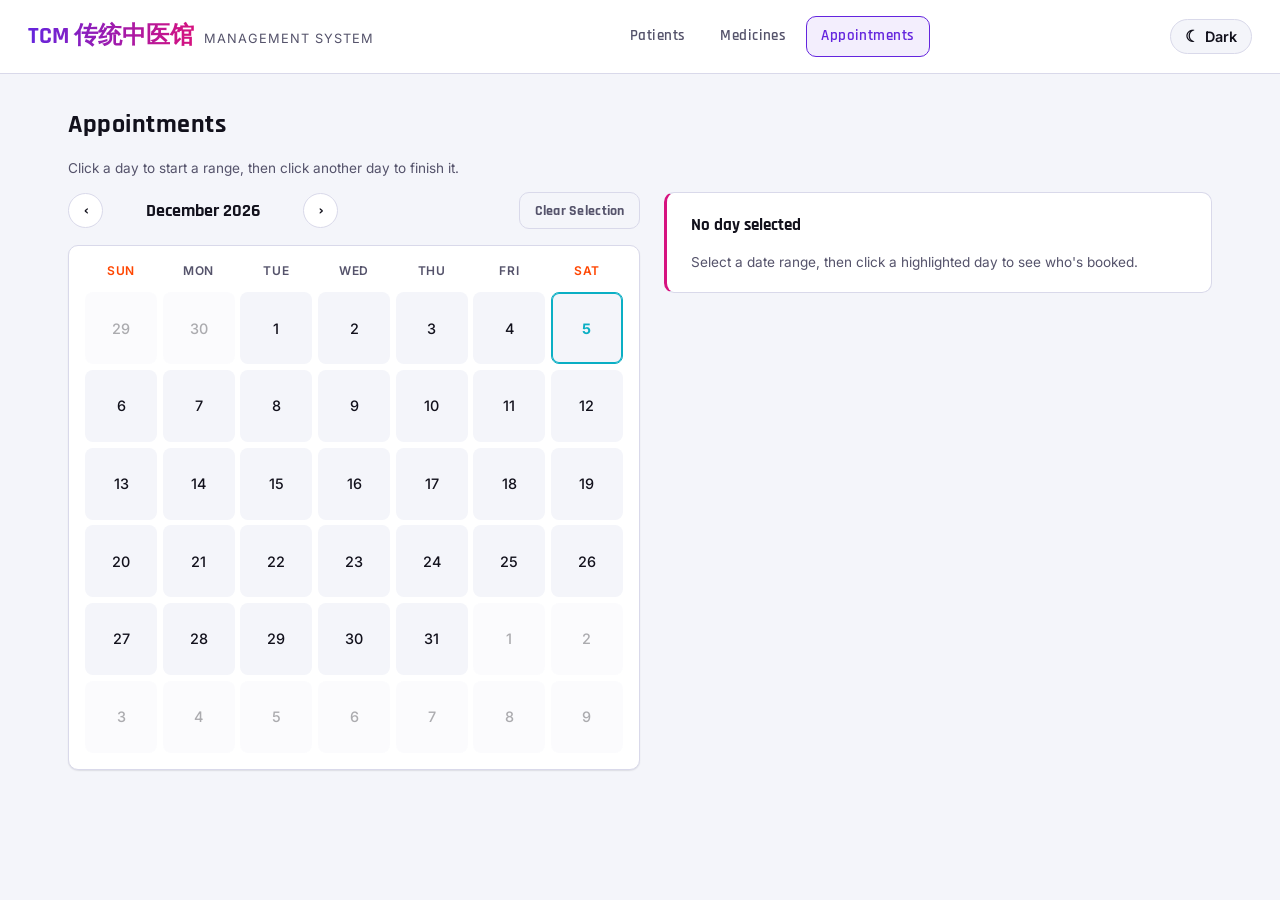
<file: src/main/resources/static/calendar.html>
<!DOCTYPE html>
<html lang="en">
<head>
    <meta charset="UTF-8">
    <meta name="viewport" content="width=device-width, initial-scale=1.0">
    <title>Clinic Records — Appointments</title>
    <link rel="preconnect" href="https://fonts.googleapis.com">
    <link href="https://fonts.googleapis.com/css2?family=Rajdhani:wght@600;700&family=Inter:wght@400;500;600&family=JetBrains+Mono:wght@400;500&display=swap" rel="stylesheet">
    <link rel="stylesheet" href="css/style.css">
</head>
<body>

<header class="app-header">
    <div class="brand">
        <span class="brand-mark">TCM 传统中医馆</span>
        <span class="brand-sub">Management System</span>
    </div>
    <nav class="main-nav">
        <a href="index.html">Patients</a>
        <a href="medicines.html">Medicines</a>
        <a href="calendar.html" class="active">Appointments</a>
    </nav>
    <div class="header-actions">
        <button id="theme-toggle-btn" class="theme-toggle" type="button">
            <span class="icon">☾</span><span class="label">Dark</span>
        </button>
    </div>
</header>

<main>
    <h1 style="font-size: 1.6rem; margin-bottom: 0.4rem;">Appointments</h1>
    <p class="calendar-hint" id="instruction-hint">Click a day to start a range, then click another day to finish it.</p>

    <div class="form-banner error" id="page-error" style="display: none; margin-top: 1rem;"></div>

    <div class="calendar-layout">
        <div class="calendar-left">
            <div class="calendar-toolbar">
                <div class="calendar-nav">
                    <button class="calendar-nav-btn" id="prev-month-btn" type="button" aria-label="Previous month">&lsaquo;</button>
                    <span class="calendar-month-label" id="month-label"></span>
                    <button class="calendar-nav-btn" id="next-month-btn" type="button" aria-label="Next month">&rsaquo;</button>
                </div>
                <button class="btn btn-secondary btn-small" id="clear-range-btn" type="button">Clear Selection</button>
            </div>

            <div class="calendar-grid-wrap">
                <div class="weekday-row">
                    <div class="weekday-label red-label">Sun</div>
                    <div class="weekday-label">Mon</div>
                    <div class="weekday-label">Tue</div>
                    <div class="weekday-label">Wed</div>
                    <div class="weekday-label">Thu</div>
                    <div class="weekday-label">Fri</div>
                    <div class="weekday-label red-label">Sat</div>
                </div>
                <div class="calendar-grid" id="calendar-grid"></div>
            </div>
        </div>

        <div class="calendar-right">
            <div class="day-detail-panel" id="day-detail-panel">
                <div class="day-detail-heading" id="day-detail-heading">No day selected</div>
                <div id="day-detail-list">
                    <div style="color: var(--text-muted); font-size: 0.85rem;">Select a date range, then click a highlighted day to see who's booked.</div>
                </div>
            </div>
        </div>
    </div>
</main>

<script src="js/theme.js"></script>
<script src="js/api.js"></script>
<script src="js/calendar.js"></script>
</body>
</html>
</file>
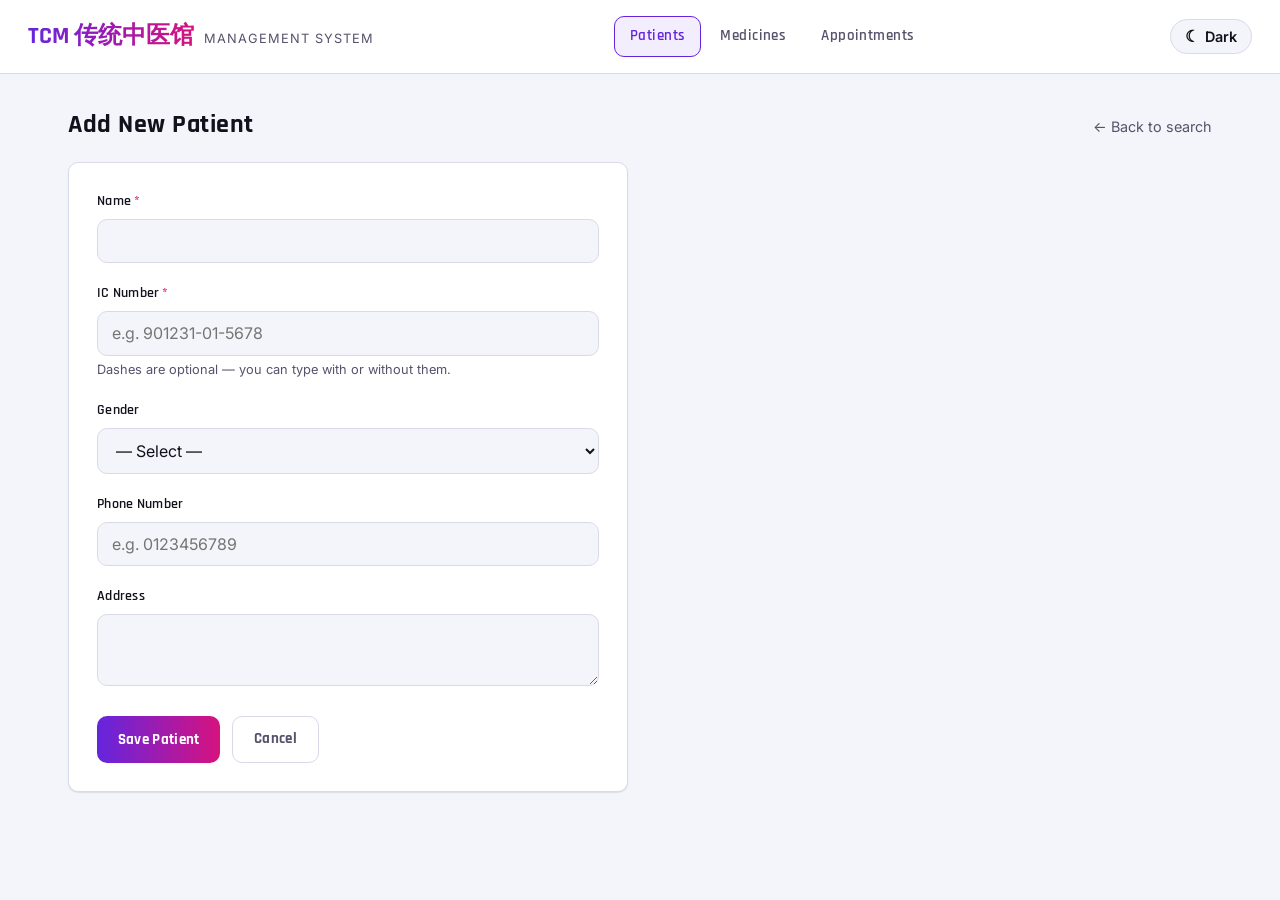
<file: src/main/resources/static/patient-form.html>
<!DOCTYPE html>
<html lang="en">
<head>
    <meta charset="UTF-8">
    <meta name="viewport" content="width=device-width, initial-scale=1.0">
    <title>Clinic Records — Add Patient</title>
    <link rel="preconnect" href="https://fonts.googleapis.com">
    <link href="https://fonts.googleapis.com/css2?family=Rajdhani:wght@600;700&family=Inter:wght@400;500;600&family=JetBrains+Mono:wght@400;500&display=swap" rel="stylesheet">
    <link rel="stylesheet" href="css/style.css">
</head>
<body>

<header class="app-header">
    <div class="brand">
        <span class="brand-mark">TCM 传统中医馆</span>
        <span class="brand-sub">Management System</span>
    </div>
    <nav class="main-nav">
        <a href="index.html" class="active">Patients</a>
        <a href="medicines.html">Medicines</a>
        <a href="calendar.html">Appointments</a>
    </nav>
    <div class="header-actions">
        <button id="theme-toggle-btn" class="theme-toggle" type="button">
            <span class="icon">☾</span><span class="label">Dark</span>
        </button>
    </div>
</header>

<main>
    <div class="page-heading">
        <h1 id="page-title">Add New Patient</h1>
        <a href="index.html" class="back-link" id="back-link">&larr; Back to search</a>
    </div>

    <div class="form-banner error" id="form-error" style="display: none;"></div>

    <form class="form-card" id="patient-form">
        <div class="field">
            <label for="name">Name<span class="required-mark">*</span></label>
            <input type="text" id="name" name="name" required>
        </div>

        <div class="field">
            <label for="icNo">IC Number<span class="required-mark">*</span></label>
            <input type="text" id="icNo" name="icNo" placeholder="e.g. 901231-01-5678" required>
            <div class="hint">Dashes are optional — you can type with or without them.</div>
        </div>

        <div class="field">
            <label for="gender">Gender</label>
            <select id="gender" name="gender">
                <option value="">— Select —</option>
                <option value="M">Male</option>
                <option value="F">Female</option>
            </select>
        </div>

        <div class="field">
            <label for="phoneNum">Phone Number</label>
            <input type="tel" id="phoneNum" name="phoneNum" placeholder="e.g. 0123456789">
        </div>

        <div class="field">
            <label for="address">Address</label>
            <textarea id="address" name="address"></textarea>
        </div>

        <div class="form-actions">
            <button type="submit" class="btn btn-primary" id="submit-btn">Save Patient</button>
            <a href="index.html" class="btn btn-secondary" id="cancel-link">Cancel</a>
        </div>
    </form>
</main>

<script src="js/theme.js"></script>
<script src="js/api.js"></script>
<script src="js/patient-form.js"></script>
</body>
</html>
</file>
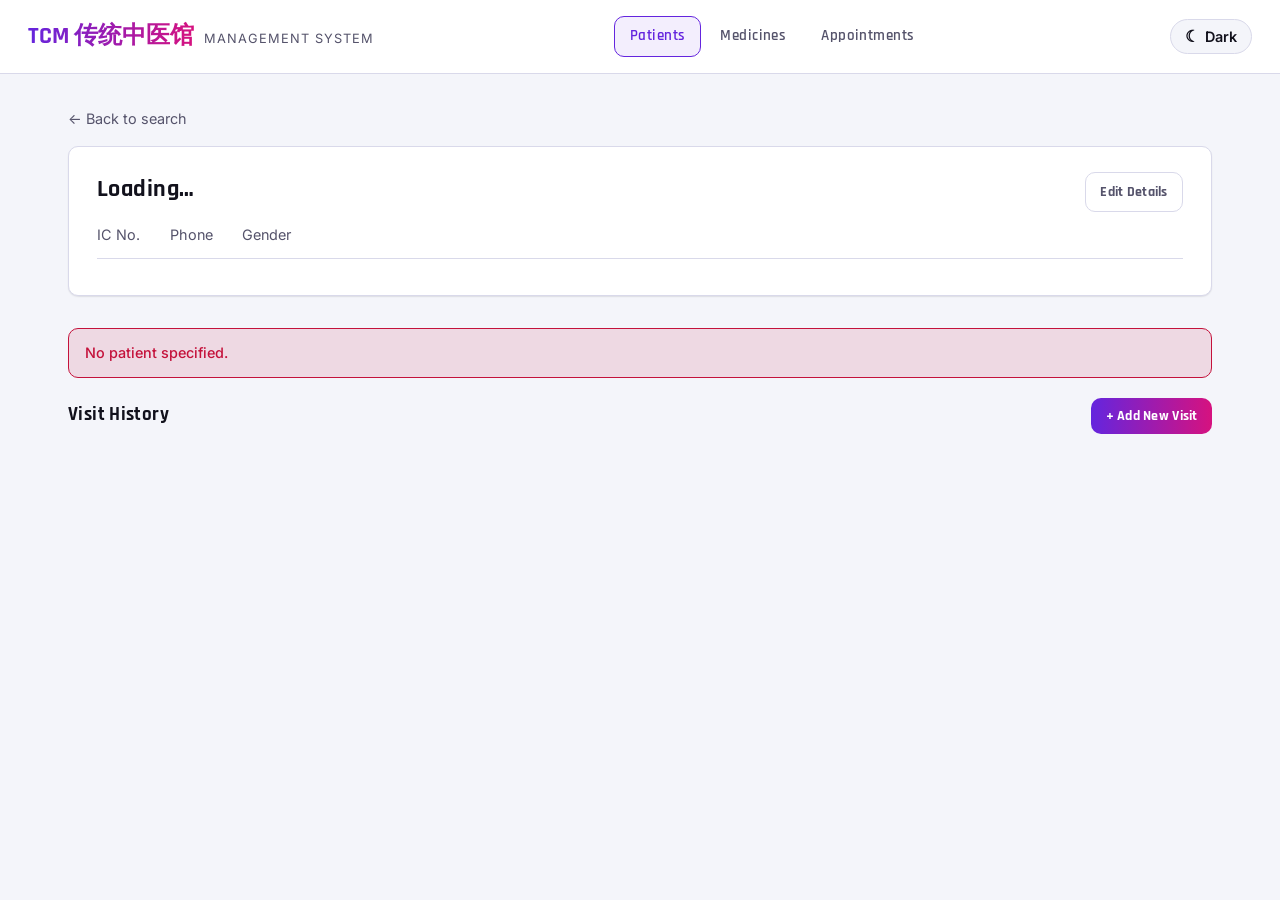
<file: src/main/resources/static/patient.html>
<!DOCTYPE html>
<html lang="en">
<head>
    <meta charset="UTF-8">
    <meta name="viewport" content="width=device-width, initial-scale=1.0">
    <title>Clinic Records — Patient</title>
    <link rel="preconnect" href="https://fonts.googleapis.com">
    <link href="https://fonts.googleapis.com/css2?family=Rajdhani:wght@600;700&family=Inter:wght@400;500;600&family=JetBrains+Mono:wght@400;500&display=swap" rel="stylesheet">
    <link rel="stylesheet" href="css/style.css">
</head>
<body>

<header class="app-header">
    <div class="brand">
        <span class="brand-mark">TCM 传统中医馆</span>
        <span class="brand-sub">Management System</span>
    </div>
    <nav class="main-nav">
        <a href="index.html" class="active">Patients</a>
        <a href="medicines.html">Medicines</a>
        <a href="calendar.html">Appointments</a>
    </nav>
    <div class="header-actions">
        <button id="theme-toggle-btn" class="theme-toggle" type="button">
            <span class="icon">☾</span><span class="label">Dark</span>
        </button>
    </div>
</header>

<main>
    <a href="index.html" class="back-link">&larr; Back to search</a>

    <div class="patient-card" id="patient-card" style="margin-top: 1rem;">
        <div class="patient-card-top">
            <h1 id="patient-name">Loading…</h1>
            <a href="#" id="edit-link" class="btn btn-secondary btn-small">Edit Details</a>
        </div>
        <div class="info-meta">
            <span class="item">IC No.<strong id="patient-ic"></strong></span>
            <span class="item">Phone<strong id="patient-phone"></strong></span>
            <span class="item">Gender<strong id="patient-gender"></strong></span>
        </div>
        <div class="info-address" id="patient-address"></div>
    </div>

    <div class="form-banner error" id="page-error" style="display: none;"></div>

    <div class="section-heading">
        <h2>Visit History</h2>
        <button class="btn btn-primary btn-small" id="add-visit-toggle" type="button">+ Add New Visit</button>
    </div>

    <div class="toggle-panel" id="add-visit-panel">
        <div class="form-banner error" id="visit-form-error" style="display: none;"></div>
        <form class="form-card" id="visit-form" style="max-width: none;">
            <div class="field">
                <label for="visitDate">Visit Date<span class="required-mark">*</span></label>
                <input type="date" id="visitDate" name="visitDate" required>
            </div>
            <div class="field">
                <label for="complaint">Patient Complaint</label>
                <textarea id="complaint" name="complaint" placeholder="e.g. 下背酸痛"></textarea>
            </div>
            <div class="field">
                <label for="treatmentPlan">Treatment Plan</label>
                <textarea id="treatmentPlan" name="treatmentPlan"></textarea>
            </div>
            <div class="field">
                <label for="nextAppointmentDate">Next Appointment (optional)</label>
                <input type="date" id="nextAppointmentDate" name="nextAppointmentDate">
            </div>
            <div class="form-actions">
                <button type="submit" class="btn btn-primary" id="visit-submit-btn">Save Visit</button>
                <button type="button" class="btn btn-secondary" id="visit-cancel-btn">Cancel</button>
            </div>
        </form>
    </div>

    <div class="visit-list" id="visit-list"></div>
    <div class="empty-state" id="visit-empty-state" style="display: none;">
        <div class="big">No visits recorded yet</div>
        <div>Add the first visit using the button above.</div>
    </div>
</main>

<!-- Template for a single visit card, cloned and filled in by JS -->
<template id="visit-card-template">
    <div class="visit-card">
        <div class="visit-header">
            <span class="visit-date"></span>
            <span class="appointment-badge" style="display: none;"></span>
        </div>
        <div class="visit-field complaint-field" style="display: none;">
            <div class="label">Complaint</div>
            <div class="value complaint-value"></div>
        </div>
        <div class="visit-field treatment-field" style="display: none;">
            <div class="label">Treatment Plan</div>
            <div class="value treatment-value"></div>
        </div>
        <div class="visit-field">
            <div class="label">Medication Dispensed</div>
            <div class="med-list"></div>
        </div>

        <div class="medicine-actions">
            <button class="link-btn edit-visit-toggle-btn" type="button">Edit Visit</button>
            <button class="dispense-toggle-btn" type="button">+ Add medication</button>
            <button class="link-btn payment-toggle-btn" type="button">Payment</button>
        </div>

        <div class="inline-form dispense-inline-form">
            <div class="field" style="flex: 1 1 140px; min-width: 0; margin-bottom: 0;">
                <label>Medicine</label>
                <select class="dispense-medicine" style="min-width: 0; width: 100%;"></select>
            </div>
            <div class="field qty-field" style="flex: 0 0 70px; min-width: 0; margin-bottom: 0;">
                <label>Qty</label>
                <input type="number" class="dispense-qty" min="1" step="1" style="min-width: 0; width: 100%;">
            </div>
            <button class="btn btn-primary btn-small dispense-submit-btn" type="button" style="flex: 0 0 auto; padding-top: 0.7rem; padding-bottom: 0.7rem;">Dispense</button>
            <div class="inline-error"></div>
        </div>

        <div class="toggle-panel edit-visit-panel" style="margin-top: 0.6rem; padding-top: 0.6rem; border-top: 1px dashed var(--border); margin-bottom: 0;">
            <div class="field">
                <label>Visit Date</label>
                <input type="date" class="edit-visitDate">
            </div>
            <div class="field">
                <label>Complaint</label>
                <textarea class="edit-complaint"></textarea>
            </div>
            <div class="field">
                <label>Treatment Plan</label>
                <textarea class="edit-treatmentPlan"></textarea>
            </div>
            <div class="field">
                <label>Next Appointment</label>
                <input type="date" class="edit-nextAppointmentDate">
            </div>
            <div class="form-actions">
                <button class="btn btn-primary btn-small edit-visit-save-btn" type="button">Save Changes</button>
                <button class="btn btn-secondary btn-small edit-visit-cancel-btn" type="button">Cancel</button>
            </div>
            <div class="inline-error edit-visit-error"></div>
        </div>

        <div class="inline-form payment-block"></div>
    </div>
</template>

<script src="js/theme.js"></script>
<script src="js/api.js"></script>
<script src="js/patient.js"></script>
</body>
</html>
</file>
<file: src/main/resources/static/css/style.css>
:root {
    /*light theme*/
    --bg: #F4F5FA;
    --surface: #FFFFFF;
    --surface-raised: #FFFFFF;
    --text: #12111C;
    --text-muted: #55536B;
    --border: #D9D9EA;

    --accent-cyan: #0AAFC4;
    --accent-magenta: #D6127F;
    --accent-violet: #6425DE;
    --accent-violet-strong: #5015C4;

    --focus-glow: rgba(100, 37, 222, 0.30);
    --shadow: 0 1px 2px rgba(18, 17, 28, 0.06), 0 1px 1px rgba(18, 17, 28, 0.04);
    --glow-strength: 0;

    --danger: #C4123B;
    --success: #0E8F5B;

    --radius: 10px;
    --font-display: 'Rajdhani', sans-serif;
    --font-body: 'Inter', sans-serif;
    --font-mono: 'JetBrains Mono', monospace;
}

html[data-theme="dark"] {
    --bg: #0B0A14;
    --surface: #14131F;
    --surface-raised: #1B1A2B;
    --text: #F1F0FF;
    --text-muted: #A6A4C4;
    --border: #2A2840;

    --accent-cyan: #00E5FF;
    --accent-magenta: #FF2E9A;
    --accent-violet: #9D4DFF;
    --accent-violet-strong: #B266FF;

    --focus-glow: rgba(0, 229, 255, 0.45);
    --shadow: 0 1px 3px rgba(0, 0, 0, 0.5);
    --glow-strength: 1;

    --danger: #FF4D6D;
    --success: #3CE68A;
}

* {
    box-sizing: border-box;
}

html {
    font-size: 16px;
}

body {
    margin: 0;
    background: var(--bg);
    color: var(--text);
    font-family: var(--font-body);
    font-size: 1rem;
    line-height: 1.5;
    min-height: 100vh;
    transition: background 0.15s ease, color 0.15s ease;
}

h1, h2, h3 {
    font-family: var(--font-display);
    font-weight: 700;
    letter-spacing: 0.02em;
    margin: 0;
}

.app-header {
    display: flex;
    align-items: center;
    justify-content: space-between;
    padding: 1rem 1.75rem;
    background: var(--surface);
    border-bottom: 1px solid var(--border);
    position: sticky;
    top: 0;
    z-index: 10;
}

.brand {
    display: flex;
    align-items: baseline;
    gap: 0.6rem;
}

.brand-mark {
    font-family: var(--font-display);
    font-size: 1.5rem;
    font-weight: 700;
    background: linear-gradient(90deg, var(--accent-violet), var(--accent-magenta));
    -webkit-background-clip: text;
    background-clip: text;
    color: transparent;
}

.brand-sub {
    font-size: 0.8rem;
    color: var(--text-muted);
    letter-spacing: 0.08em;
    text-transform: uppercase;
}

.main-nav {
    display: flex;
    gap: 0.25rem;
}

.main-nav a {
    font-family: var(--font-display);
    font-weight: 600;
    font-size: 0.95rem;
    letter-spacing: 0.03em;
    color: var(--text-muted);
    text-decoration: none;
    padding: 0.5rem 0.9rem;
    border-radius: var(--radius);
    border: 1px solid transparent;
    transition: color 0.15s ease, border-color 0.15s ease, background 0.15s ease;
}

.main-nav a:hover {
    color: var(--text);
    background: var(--bg);
}

.main-nav a.active {
    color: var(--accent-violet);
    border-color: var(--accent-violet);
    background: color-mix(in srgb, var(--accent-violet) 8%, transparent);
}

.header-actions {
    display: flex;
    align-items: center;
    gap: 0.75rem;
}

main {
    max-width: 960px;
    margin: 0 auto;
    padding: 2rem 1.75rem 4rem;
}

.theme-toggle {
    display: inline-flex;
    align-items: center;
    gap: 0.4rem;
    background: var(--bg);
    border: 1px solid var(--border);
    color: var(--text);
    font-family: var(--font-body);
    font-size: 0.9rem;
    font-weight: 600;
    padding: 0.5rem 0.85rem;
    border-radius: 999px;
    cursor: pointer;
    transition: border-color 0.15s ease, box-shadow 0.15s ease;
}

.theme-toggle:hover {
    border-color: var(--accent-cyan);
    box-shadow: 0 0 calc(10px * var(--glow-strength)) var(--accent-cyan);
}

.theme-toggle .icon {
    font-size: 1rem;
    line-height: 1;
}

.search-shell {
    position: relative;
    margin-bottom: 1.75rem;
}

.search-shell::before,
.search-shell::after {
    content: "";
    position: absolute;
    width: 14px;
    height: 14px;
    border: 2px solid var(--accent-cyan);
    opacity: 0;
    transition: opacity 0.15s ease;
    pointer-events: none;
}

.search-shell::before {
    top: -6px;
    left: -6px;
    border-right: none;
    border-bottom: none;
}

.search-shell::after {
    bottom: -6px;
    right: -6px;
    border-left: none;
    border-top: none;
}

.search-shell.focused::before,
.search-shell.focused::after {
    opacity: 1;
}

.search-input {
    width: 100%;
    font-family: var(--font-body);
    font-size: 1.05rem;
    padding: 0.9rem 1.1rem;
    border-radius: var(--radius);
    border: 1.5px solid var(--border);
    background: var(--surface);
    color: var(--text);
    outline: none;
    transition: border-color 0.15s ease, box-shadow 0.15s ease;
}

.search-input::placeholder {
    color: var(--text-muted);
}

.search-input:focus {
    border-color: var(--accent-cyan);
    box-shadow: 0 0 0 4px var(--focus-glow);
}

.search-meta {
    margin-top: 0.5rem;
    font-size: 0.85rem;
    color: var(--text-muted);
}

.results-wrap {
    border: 1px solid var(--border);
    border-radius: var(--radius);
    overflow: hidden;
    background: var(--surface);
    box-shadow: var(--shadow);
}

table {
    width: 100%;
    border-collapse: collapse;
}

thead tr {
    background: linear-gradient(90deg, var(--accent-violet), var(--accent-violet-strong));
}

thead th {
    font-family: var(--font-display);
    font-weight: 700;
    font-size: 0.85rem;
    letter-spacing: 0.06em;
    text-transform: uppercase;
    color: #FFFFFF;
    text-align: left;
    padding: 0.85rem 1rem;
    white-space: nowrap;
}

tbody td {
    padding: 0.85rem 1rem;
    border-top: 1px solid var(--border);
    font-size: 0.95rem;
    vertical-align: middle;
}

tbody tr {
    cursor: pointer;
    transition: background 0.12s ease;
}

tbody tr:hover {
    background: color-mix(in srgb, var(--accent-cyan) 8%, transparent);
}

td.mono, .mono {
    font-family: var(--font-mono);
    font-size: 0.9rem;
    letter-spacing: 0.01em;
}

.gender-badge {
    display: inline-block;
    font-family: var(--font-display);
    font-weight: 700;
    font-size: 0.8rem;
    padding: 0.15rem 0.55rem;
    border-radius: 999px;
    border: 1px solid var(--accent-magenta);
    color: var(--accent-magenta);
}

.empty-state {
    padding: 3rem 1.5rem;
    text-align: center;
    color: var(--text-muted);
}

.empty-state .big {
    font-family: var(--font-display);
    font-size: 1.1rem;
    color: var(--text);
    margin-bottom: 0.35rem;
}

.btn {
    display: inline-flex;
    align-items: center;
    gap: 0.4rem;
    font-family: var(--font-display);
    font-weight: 700;
    font-size: 0.95rem;
    letter-spacing: 0.02em;
    padding: 0.7rem 1.3rem;
    border-radius: var(--radius);
    border: none;
    cursor: pointer;
    text-decoration: none;
    transition: box-shadow 0.15s ease, transform 0.1s ease, opacity 0.15s ease;
}

.btn:active {
    transform: translateY(1px);
}

.btn-primary {
    background: linear-gradient(90deg, var(--accent-violet), var(--accent-magenta));
    color: #FFFFFF;
    box-shadow: 0 0 calc(16px * var(--glow-strength)) rgba(157, 77, 255, 0.5);
}

.btn-primary:hover {
    opacity: 0.92;
    box-shadow: 0 0 calc(22px * var(--glow-strength)) rgba(157, 77, 255, 0.7);
}

.page-actions {
    display: flex;
    justify-content: flex-end;
    margin-top: 1.5rem;
}

/* ---------- Utility ---------- */

.visually-hidden {
    position: absolute;
    width: 1px;
    height: 1px;
    overflow: hidden;
    clip: rect(0 0 0 0);
    white-space: nowrap;
}

/* ---------- Forms ---------- */

.form-card {
    background: var(--surface);
    border: 1px solid var(--border);
    border-radius: var(--radius);
    padding: 1.75rem;
    box-shadow: var(--shadow);
    max-width: 560px;
}

.field {
    margin-bottom: 1.25rem;
}

.field label {
    display: block;
    font-family: var(--font-display);
    font-weight: 600;
    font-size: 0.9rem;
    letter-spacing: 0.02em;
    color: var(--text);
    margin-bottom: 0.4rem;
}

.field .required-mark {
    color: var(--accent-magenta);
    margin-left: 0.15rem;
}

.field .hint {
    font-size: 0.8rem;
    color: var(--text-muted);
    margin-top: 0.3rem;
}

.field input[type="text"],
.field input[type="tel"],
.field textarea,
.field select {
    width: 100%;
    font-family: var(--font-body);
    font-size: 1rem;
    padding: 0.7rem 0.85rem;
    border-radius: var(--radius);
    border: 1.5px solid var(--border);
    background: var(--bg);
    color: var(--text);
    outline: none;
    transition: border-color 0.15s ease, box-shadow 0.15s ease;
}

.field input:focus,
.field textarea:focus,
.field select:focus {
    border-color: var(--accent-cyan);
    box-shadow: 0 0 0 4px var(--focus-glow);
}

.field textarea {
    resize: vertical;
    min-height: 4.5rem;
    font-family: var(--font-body);
}

.field select {
    cursor: pointer;
}

.form-banner {
    display: none;
    padding: 0.85rem 1rem;
    border-radius: var(--radius);
    font-size: 0.9rem;
    font-weight: 500;
    margin-bottom: 1.25rem;
}

.form-banner.error {
    display: block;
    background: color-mix(in srgb, var(--danger) 12%, transparent);
    border: 1px solid var(--danger);
    color: var(--danger);
}

.form-banner.success {
    display: block;
    background: color-mix(in srgb, var(--success) 12%, transparent);
    border: 1px solid var(--success);
    color: var(--success);
}

.form-actions {
    display: flex;
    gap: 0.75rem;
    margin-top: 1.5rem;
}

.btn-secondary {
    background: transparent;
    color: var(--text-muted);
    border: 1.5px solid var(--border);
}

.btn-secondary:hover {
    color: var(--text);
    border-color: var(--text-muted);
}

.page-heading {
    display: flex;
    align-items: baseline;
    justify-content: space-between;
    margin-bottom: 1.1rem;
}

.page-heading h1 {
    font-size: 1.6rem;
}

.back-link {
    font-family: var(--font-body);
    font-size: 0.9rem;
    color: var(--text-muted);
    text-decoration: none;
}

.back-link:hover {
    color: var(--accent-cyan);
}

.patient-card {
    background: var(--surface);
    border: 1px solid var(--border);
    border-radius: var(--radius);
    padding: 1.5rem 1.75rem;
    box-shadow: var(--shadow);
    margin-bottom: 2rem;
}

.patient-card-top {
    display: flex;
    align-items: baseline;
    justify-content: space-between;
    flex-wrap: wrap;
    gap: 0.5rem;
    margin-bottom: 0.75rem;
}

.patient-card-top h1 {
    font-size: 1.5rem;
}

.info-meta {
    display: flex;
    flex-wrap: wrap;
    gap: 0.6rem 1.5rem;
    margin-bottom: 0.75rem;
}

.info-meta .item {
    font-size: 0.9rem;
    color: var(--text-muted);
}

.info-meta .item strong {
    font-family: var(--font-mono);
    color: var(--text);
    font-weight: 500;
    margin-left: 0.35rem;
}

.info-address {
    font-size: 0.92rem;
    color: var(--text-muted);
    border-top: 1px solid var(--border);
    padding-top: 0.75rem;
}

.section-heading {
    display: flex;
    align-items: baseline;
    justify-content: space-between;
    margin-bottom: 1rem;
}

.section-heading h2 {
    font-size: 1.2rem;
}

.toggle-panel {
    display: none;
    margin-bottom: 1.5rem;
}

.toggle-panel.open {
    display: block;
}

.visit-list {
    display: flex;
    flex-direction: column;
    gap: 1rem;
}

.visit-card {
    background: var(--surface);
    border: 1px solid var(--border);
    border-left: 3px solid var(--accent-violet);
    border-radius: var(--radius);
    padding: 1.1rem 1.4rem;
}

.visit-header {
    display: flex;
    align-items: baseline;
    justify-content: space-between;
    flex-wrap: wrap;
    gap: 0.5rem;
    margin-bottom: 0.6rem;
}

.visit-date {
    font-family: var(--font-display);
    font-weight: 700;
    font-size: 1rem;
    color: var(--text);
}

.appointment-badge {
    font-family: var(--font-body);
    font-size: 0.8rem;
    font-weight: 600;
    color: var(--accent-cyan);
    border: 1px solid var(--accent-cyan);
    border-radius: 999px;
    padding: 0.15rem 0.6rem;
}

.visit-field {
    margin-bottom: 0.5rem;
}

.visit-field .label {
    font-size: 0.78rem;
    text-transform: uppercase;
    letter-spacing: 0.05em;
    color: var(--text-muted);
    font-weight: 600;
    margin-bottom: 0.15rem;
}

.visit-field .value {
    font-size: 0.92rem;
    color: var(--text);
    white-space: pre-wrap;
}

.med-list {
    display: flex;
    flex-wrap: wrap;
    gap: 0.4rem;
    margin-top: 0.4rem;
}

.med-chip {
    font-family: var(--font-mono);
    font-size: 0.8rem;
    background: color-mix(in srgb, var(--accent-magenta) 10%, transparent);
    color: var(--accent-magenta);
    border: 1px solid var(--accent-magenta);
    border-radius: 999px;
    padding: 0.15rem 0.65rem;
}

.dispense-toggle-btn {
    background: none;
    border: none;
    color: var(--accent-cyan);
    font-family: var(--font-body);
    font-size: 0.82rem;
    font-weight: 600;
    cursor: pointer;
    padding: 0.3rem 0;
    margin-top: 0.4rem;
}

.dispense-toggle-btn:hover {
    text-decoration: underline;
}

.inline-form {
    display: none;
    gap: 0.6rem;
    align-items: flex-end;
    flex-wrap: wrap;
    margin-top: 0.6rem;
    padding-top: 0.6rem;
    border-top: 1px dashed var(--border);
}

.inline-form.open {
    display: flex;
}

.inline-form .field {
    margin-bottom: 0;
    min-width: 160px;
    flex: 1;
}

.inline-form .qty-field {
    min-width: 90px;
    flex: 0 0 90px;
}

.btn-small {
    padding: 0.55rem 0.9rem;
    font-size: 0.85rem;
}

.inline-error {
    color: var(--danger);
    font-size: 0.82rem;
    margin-top: 0.4rem;
    display: none;
}

.medicine-list {
    display: flex;
    flex-direction: column;
    gap: 1rem;
}

.medicine-card {
    background: var(--surface);
    border: 1px solid var(--border);
    border-left: 3px solid var(--accent-cyan);
    border-radius: var(--radius);
    padding: 1.1rem 1.4rem;
}

.medicine-header {
    display: flex;
    align-items: center;
    justify-content: space-between;
    flex-wrap: wrap;
    gap: 0.75rem;
}

.medicine-name-group {
    display: flex;
    flex-direction: column;
}

.medicine-name {
    font-family: var(--font-display);
    font-weight: 700;
    font-size: 1.05rem;
    color: var(--text);
}

.medicine-unit {
    font-size: 0.8rem;
    color: var(--text-muted);
}

.stock-figure {
    text-align: right;
}

.stock-figure .num {
    font-family: var(--font-mono);
    font-weight: 500;
    font-size: 1.5rem;
    color: var(--accent-cyan);
    line-height: 1;
}

.stock-figure .lbl {
    font-size: 0.75rem;
    text-transform: uppercase;
    letter-spacing: 0.05em;
    color: var(--text-muted);
}

.medicine-actions {
    display: flex;
    gap: 1rem;
    margin-top: 0.65rem;
}

.link-btn {
    background: none;
    border: none;
    color: var(--accent-violet);
    font-family: var(--font-body);
    font-size: 0.85rem;
    font-weight: 600;
    cursor: pointer;
    padding: 0.3rem 0;
}

.link-btn:hover {
    text-decoration: underline;
}

.restock-history-list {
    display: none;
    margin-top: 0.7rem;
    padding-top: 0.7rem;
    border-top: 1px dashed var(--border);
}

.restock-history-list.open {
    display: block;
}

.restock-history-row {
    display: flex;
    justify-content: space-between;
    font-size: 0.85rem;
    padding: 0.3rem 0;
    color: var(--text-muted);
}

.restock-history-row .qty {
    font-family: var(--font-mono);
    color: var(--text);
}

.restock-history-empty {
    font-size: 0.85rem;
    color: var(--text-muted);
    padding: 0.3rem 0;
}

.calendar-toolbar {
    display: flex;
    align-items: center;
    justify-content: space-between;
    flex-wrap: wrap;
    gap: 0.75rem;
    margin-bottom: 1rem;
}

.calendar-nav {
    display: flex;
    align-items: center;
    gap: 0.75rem;
}

.calendar-nav-btn {
    background: var(--surface);
    border: 1px solid var(--border);
    color: var(--text);
    font-family: var(--font-display);
    font-weight: 700;
    font-size: 1rem;
    width: 2.2rem;
    height: 2.2rem;
    border-radius: 999px;
    cursor: pointer;
    transition: border-color 0.15s ease, box-shadow 0.15s ease;
}

.calendar-nav-btn:hover {
    border-color: var(--accent-cyan);
    box-shadow: 0 0 calc(10px * var(--glow-strength)) var(--accent-cyan);
}

.calendar-month-label {
    font-family: var(--font-display);
    font-weight: 700;
    font-size: 1.15rem;
    min-width: 11rem;
    text-align: center;
}

.calendar-hint {
    font-size: 0.85rem;
    color: var(--text-muted);
}

.calendar-grid-wrap {
    background: var(--surface);
    border: 1px solid var(--border);
    border-radius: var(--radius);
    padding: 1rem;
    box-shadow: var(--shadow);
    margin-bottom: 1.5rem;
}

.weekday-row, .calendar-grid {
    display: grid;
    grid-template-columns: repeat(7, 1fr);
    gap: 0.35rem;
}

.weekday-row {
    margin-bottom: 0.5rem;
}

.weekday-label {
    text-align: center;
    font-size: 0.75rem;
    font-weight: 600;
    letter-spacing: 0.05em;
    text-transform: uppercase;
    color: var(--text-muted);
    padding-bottom: 0.25rem;
}

.calendar-cell {
    position: relative;
    aspect-ratio: 1 / 1;
    min-height: 2.3rem;
    border-radius: 8px;
    border: 1px solid transparent;
    background: var(--bg);
    cursor: pointer;
    display: flex;
    flex-direction: column;
    align-items: center;
    justify-content: center;
    gap: 0.15rem;
    transition: border-color 0.12s ease, box-shadow 0.12s ease, background 0.12s ease;
}

.calendar-cell:hover {
    border-color: var(--accent-cyan);
}

.calendar-cell .cell-daynum {
    font-size: 0.9rem;
    font-weight: 500;
    color: var(--text);
}

.calendar-cell.muted {
    opacity: 0.35;
}

.calendar-cell.in-range {
    background: color-mix(in srgb, var(--accent-violet) 12%, var(--bg));
}

.calendar-cell.range-endpoint {
    border-color: var(--accent-violet);
    box-shadow: 0 0 calc(12px * var(--glow-strength)) var(--accent-violet);
}

.calendar-cell.range-endpoint .cell-daynum {
    color: var(--accent-violet);
    font-weight: 700;
}

.calendar-cell.has-appt .cell-daynum {
    font-weight: 700;
}

.cell-badge {
    font-family: var(--font-mono);
    font-size: 0.68rem;
    font-weight: 600;
    background: var(--accent-magenta);
    color: #FFFFFF;
    border-radius: 999px;
    padding: 0.05rem 0.4rem;
    line-height: 1.3;
}

.day-detail-panel {
    background: var(--surface);
    border: 1px solid var(--border);
    border-left: 3px solid var(--accent-magenta);
    border-radius: var(--radius);
    padding: 1.25rem 1.5rem;
}

.day-detail-heading {
    font-family: var(--font-display);
    font-weight: 700;
    font-size: 1.05rem;
    margin-bottom: 0.85rem;
}

.day-detail-item {
    padding: 0.7rem 0;
    border-top: 1px solid var(--border);
}

.day-detail-item:first-child {
    border-top: none;
    padding-top: 0;
}

.day-detail-name {
    font-weight: 600;
    font-size: 0.95rem;
    color: var(--text);
}

.day-detail-meta {
    font-size: 0.85rem;
    color: var(--text-muted);
    margin-top: 0.15rem;
}

.day-detail-meta .mono {
    font-family: var(--font-mono);
}

.day-detail-link {
    font-size: 0.82rem;
    color: var(--accent-cyan);
    text-decoration: none;
    font-weight: 600;
}

.day-detail-link:hover {
    text-decoration: underline;
}

.paid-badge {
    display: inline-block;
    font-family: var(--font-display);
    font-weight: 700;
    font-size: 0.78rem;
    letter-spacing: 0.03em;
    padding: 0.15rem 0.6rem;
    border-radius: 999px;
    border: 1px solid var(--success);
    color: var(--success);
}

.payment-row {
    display: flex;
    justify-content: space-between;
    font-size: 0.85rem;
    color: var(--text-muted);
    padding: 0.25rem 0;
}

.payment-row .val {
    font-family: var(--font-mono);
    color: var(--text);
    font-weight: 500;
}

.payment-row.total {
    border-top: 1px solid var(--border);
    margin-top: 0.3rem;
    padding-top: 0.5rem;
    font-size: 0.95rem;
}

.payment-row.total .val {
    color: var(--accent-violet);
    font-weight: 700;
    font-size: 1.05rem;
}

/* Wider main content area (was 960px) — table/list pages benefit most */
main {
    max-width: 1200px;
}

/* Smaller search bar */
.search-input {
    padding: 0.6rem 0.9rem;
    font-size: 0.95rem;
}

/* Smaller table row height */
thead th {
    padding: 0.55rem 0.85rem;
}

tbody td {
    padding: 0.55rem 0.85rem;
    font-size: 0.9rem;
}

/* Gender-specific badge colors (index.js now adds .male / .female) */
.gender-badge.male {
    border-color: var(--accent-cyan);
    color: var(--accent-cyan);
}

.gender-badge.female {
    border-color: var(--accent-magenta);
    color: var(--accent-magenta);
}

.field input[type="date"],
.field input[type="number"],
input[type="date"],
input[type="number"] {
    font-family: var(--font-body);
    font-size: 1rem;
    padding: 0.7rem 0.85rem;
    border-radius: var(--radius);
    border: 1.5px solid var(--border);
    background: var(--bg);
    color: var(--text);
    outline: none;
    transition: border-color 0.15s ease, box-shadow 0.15s ease;
}

.field input[type="date"]:focus,
.field input[type="number"]:focus,
input[type="date"]:focus,
input[type="number"]:focus {
    border-color: var(--accent-cyan);
    box-shadow: 0 0 0 4px var(--focus-glow);
}

html[data-theme="dark"] input,
html[data-theme="dark"] select {
    color-scheme: dark;
}

html[data-theme="dark"] input[type="date"]::-webkit-calendar-picker-indicator {
    filter: invert(1);
}

.inline-form .field {
    min-width: 0;
    flex: 1 1 180px;
}

.inline-form .qty-field {
    min-width: 0;
    flex: 0 1 90px;
}

.visit-card.is-paid {
    border-left-color: var(--success);
}

.medicine-actions {
    align-items: center;
}

.medicine-actions .dispense-toggle-btn {
    margin-top: 0;
}

.dispense-inline-form .field,
.dispense-inline-form select,
.dispense-inline-form input {
    min-width: 0 !important;
}

.dispense-inline-form .field:not(.qty-field) {
    flex: 1 1 140px !important;
}

.dispense-inline-form .qty-field {
    flex: 0 1 80px !important;
}

.dispense-inline-form .dispense-submit-btn {
    flex: 0 0 auto;
}

.calendar-cell {
    position: relative;
    min-height: 2.6rem;
    border-radius: 8px;
    border: 1px solid transparent;
    background: var(--bg);
    cursor: pointer;
    display: flex;
    flex-direction: column;
    align-items: center;
    justify-content: center;
    gap: 0.15rem;
    transition: border-color 0.12s ease, box-shadow 0.12s ease, background 0.12s ease;
}

.calendar-cell:hover {
    border-color: var(--accent-cyan);
}

.calendar-cell.is-today {
    border-color: var(--accent-cyan);
    box-shadow: inset 0 0 0 1px var(--accent-cyan);
}

.calendar-cell.is-today .cell-daynum {
    color: var(--accent-cyan);
    font-weight: 700;
}

@media (max-width: 640px) {
    .calendar-cell {
        min-height: 2.6rem;
    }
    .calendar-month-label {
        min-width: 8rem;
        font-size: 1rem;
    }
}

@media (max-width: 640px) {
    .app-header {
        flex-wrap: wrap;
        gap: 0.75rem;
    }

    .main-nav {
        order: 3;
        width: 100%;
        justify-content: flex-start;
    }

    thead th, tbody td {
        padding: 0.65rem 0.6rem;
        font-size: 0.85rem;
    }
}

.calendar-layout {
    display: flex;
    gap: 1.5rem;
    align-items: flex-start;
}

.calendar-left {
    flex: 0 0 50%;
    min-width: 0;
}

.calendar-right {
    flex: 1 1 50%;
    min-width: 0;
    position: sticky;
    top: 5.5rem;
}

.red-label {
    color: orangered;
}
</file>
